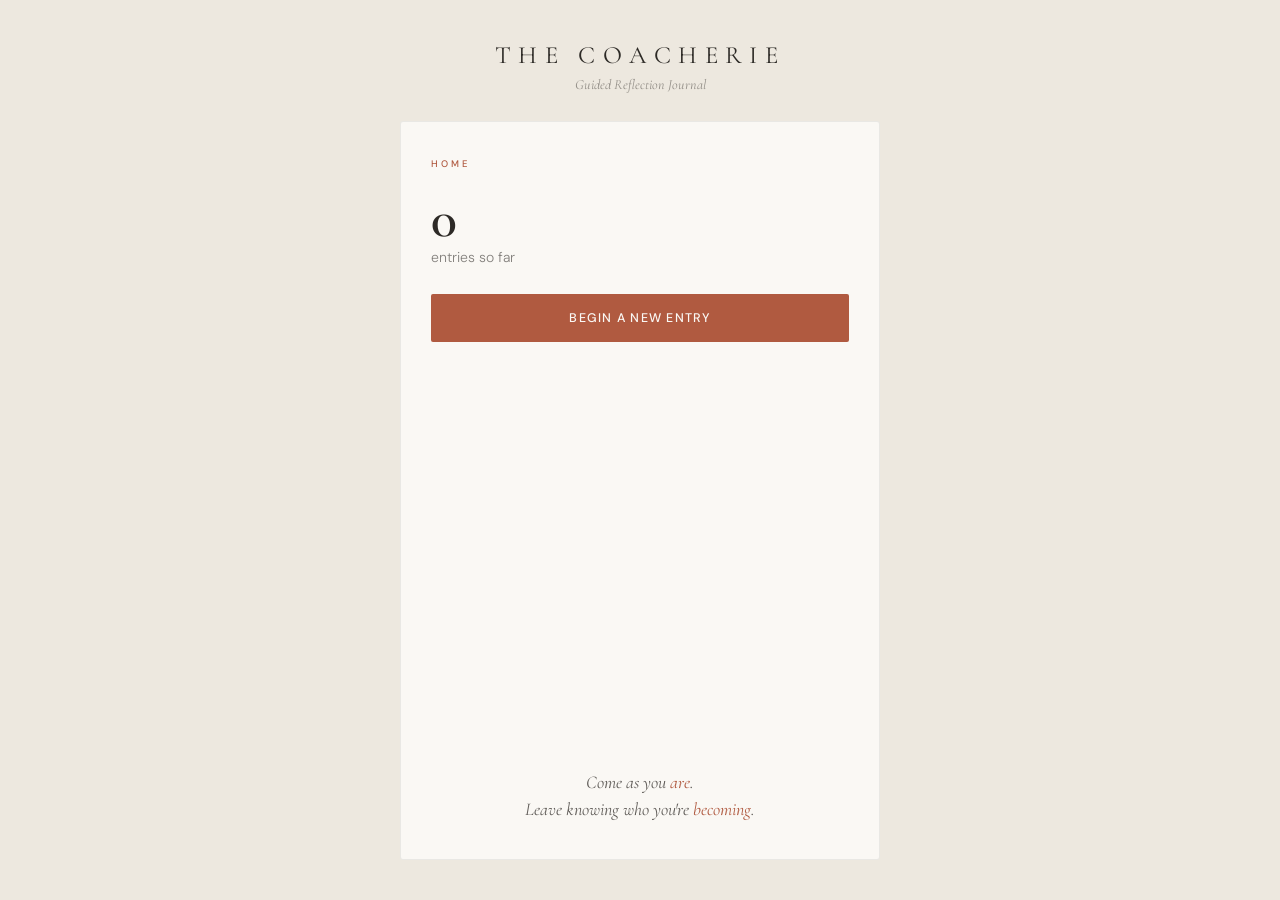
<file: journal/index.html>
<!DOCTYPE html>
<html lang="en">
<head>
<meta charset="UTF-8" />
<meta name="viewport" content="width=device-width, initial-scale=1.0" />
<title>The Coacherie — Guided Reflection Journal</title>
<style>
  @import url('https://fonts.googleapis.com/css2?family=Cormorant+Garamond:ital,wght@0,300;0,400;0,600;1,300;1,400;1,600&family=DM+Sans:opsz,wght@9..40,300;9..40,400;9..40,500&display=swap');

  :root {
    --charcoal: #2D2A26;
    --sienna: #B05A40;
    --sienna-hover: #944830;
    --honey: #8C6845;
    --walnut: #8C7B72;
    --white: #FAF8F4;
    --cream: #EDE8DF;
    --linen: #EAE3D8;
    --text-body: rgba(45,42,38,0.75);
    --text-mid: rgba(45,42,38,0.58);
    --text-muted: rgba(45,42,38,0.40);
    --nav-tagline: rgba(45,42,38,0.48);
  }

  * { box-sizing: border-box; }

  body {
    margin: 0;
    background: var(--cream);
    font-family: 'DM Sans', sans-serif;
    color: var(--charcoal);
    display: flex;
    justify-content: center;
    padding: 40px 20px;
    min-height: 100vh;
  }

  .shell {
    width: 100%;
    max-width: 480px;
    display: flex;
    flex-direction: column;
  }

  /* ---- brand header ---- */
  .brand { text-align: center; margin-bottom: 28px; }
  .brand .logo {
    font-family: 'Cormorant Garamond', serif;
    font-weight: 400;
    font-size: 1.55rem;
    text-transform: uppercase;
    letter-spacing: 0.30em;
    color: var(--charcoal);
  }
  .brand .subtitle {
    font-family: 'Cormorant Garamond', serif;
    font-weight: 400;
    font-style: italic;
    font-size: 14px;
    color: var(--nav-tagline);
    margin-top: 6px;
  }

  /* ---- card ---- */
  .card {
    background: var(--white);
    border: 1px solid rgba(45,42,38,0.08);
    border-radius: 3px;
    padding: 36px 30px;
    flex: 1;
    display: flex;
    flex-direction: column;
    min-height: 480px;
  }

  .eyebrow {
    font-family: 'DM Sans', sans-serif;
    font-size: 9.5px;
    font-weight: 500;
    text-transform: uppercase;
    letter-spacing: 0.30em;
    color: var(--sienna);
    margin-bottom: 18px;
  }

  .screen { display: none; flex-direction: column; flex: 1; }
  .screen.active { display: flex; }

  /* ---- home ---- */
  .home-stat {
    font-family: 'Cormorant Garamond', serif;
    font-weight: 600;
    font-size: 54px;
    line-height: 1;
    color: var(--charcoal);
    margin: 4px 0 2px;
  }
  .home-sub {
    font-family: 'DM Sans', sans-serif;
    font-weight: 300;
    font-size: 14px;
    color: var(--text-mid);
    margin-bottom: 28px;
  }
  .tagline {
    font-family: 'Cormorant Garamond', serif;
    font-weight: 400;
    font-style: italic;
    font-size: clamp(15px, 3vw, 18px);
    color: var(--text-body);
    margin-top: auto;
    padding-top: 26px;
    text-align: center;
    line-height: 1.5;
  }
  .tagline em {
    color: var(--sienna);
    font-style: italic;
  }

  /* ---- buttons ---- */
  .btn {
    font-family: 'DM Sans', sans-serif;
    font-size: 12.5px;
    font-weight: 500;
    text-transform: uppercase;
    letter-spacing: 0.1em;
    border: none;
    border-radius: 2px;
    padding: 16px 36px;
    cursor: pointer;
    transition: all 0.15s ease;
    width: 100%;
  }
  .btn-primary {
    background: var(--sienna);
    color: var(--white);
  }
  .btn-primary:hover { background: var(--sienna-hover); transform: translateY(-1px); }
  .btn-secondary {
    background: transparent;
    color: rgba(45,42,38,0.60);
    border: 1px solid rgba(45,42,38,0.28);
    text-transform: uppercase;
    font-weight: 400;
  }
  .btn-secondary:hover { color: var(--charcoal); border-color: rgba(45,42,38,0.5); }
  .btn-text {
    background: none;
    border: none;
    color: var(--text-mid);
    font-family: 'DM Sans', sans-serif;
    font-size: 12px;
    letter-spacing: 0.05em;
    text-decoration: underline;
    text-underline-offset: 3px;
    cursor: pointer;
    padding: 10px 0;
  }
  .btn-text:hover { color: var(--charcoal); }

  .stack { display: flex; flex-direction: column; gap: 10px; }

  /* ---- checkin ---- */
  .lede {
    font-family: 'DM Sans', sans-serif;
    font-weight: 300;
    font-size: 14px;
    color: var(--text-body);
    margin-bottom: 16px;
    line-height: 1.6;
  }
  .checkin-grid {
    display: grid;
    grid-template-columns: 1fr 1fr;
    gap: 10px;
    margin-bottom: 30px;
  }
  .chip {
    font-family: 'DM Sans', sans-serif;
    font-size: 13px;
    font-weight: 400;
    padding: 13px 10px;
    border-radius: 2px;
    border: 1px solid rgba(45,42,38,0.2);
    background: var(--cream);
    color: var(--charcoal);
    cursor: pointer;
    text-align: center;
    transition: all 0.15s ease;
  }
  .chip:hover { border-color: var(--sienna); }
  .chip.selected {
    background: var(--charcoal);
    color: var(--white);
    border-color: var(--charcoal);
  }
  .chip.tag { text-align: left; font-size: 12.5px; padding: 11px 14px; }

  /* ---- arch / prompt ---- */
  .arch-wrap {
    position: relative;
    margin: 6px 0 30px;
    min-height: 230px;
    display: flex;
    align-items: center;
    justify-content: center;
  }
  .arch-svg { position: absolute; inset: 0; width: 100%; height: 100%; }
  .arch-path {
    stroke: var(--sienna);
    stroke-width: 1.3;
    stroke-dasharray: 760;
    stroke-dashoffset: 760;
    fill: none;
    transition: stroke-dashoffset 1.1s cubic-bezier(0.65,0,0.35,1);
  }
  .arch-path.open { stroke-dashoffset: 0; }
  .arch-content { position: relative; padding: 42px 28px 20px; text-align: center; }
  .prompt-theme {
    font-family: 'DM Sans', sans-serif;
    font-size: 9.5px;
    font-weight: 500;
    text-transform: uppercase;
    letter-spacing: 0.30em;
    color: var(--honey);
    margin-bottom: 16px;
  }
  .prompt-text {
    font-family: 'Cormorant Garamond', serif;
    font-weight: 400;
    font-size: clamp(20px, 4.5vw, 25px);
    line-height: 1.35;
    color: var(--charcoal);
  }

  /* ---- write ---- */
  .write-recap {
    font-family: 'Cormorant Garamond', serif;
    font-style: italic;
    font-weight: 400;
    font-size: 16px;
    color: var(--text-body);
    margin-bottom: 18px;
    border-left: 2px solid var(--honey);
    padding-left: 14px;
  }
  textarea {
    width: 100%;
    min-height: 220px;
    background: var(--cream);
    border: 1px solid rgba(45,42,38,0.18);
    border-radius: 2px;
    padding: 16px;
    font-family: 'DM Sans', sans-serif;
    font-weight: 300;
    font-size: 15px;
    line-height: 1.75;
    color: var(--charcoal);
    resize: vertical;
    margin-bottom: 18px;
  }
  textarea:focus { outline: none; border-color: var(--sienna); }
  textarea::placeholder { color: var(--text-muted); }

  /* ---- tag screen ---- */
  .tag-grid { display: flex; flex-wrap: wrap; gap: 8px; margin: 4px 0 30px; }

  /* ---- summary ---- */
  .summary-icon {
    text-align: center;
    font-family: 'Cormorant Garamond', serif;
    font-size: 34px;
    color: var(--sienna);
    margin-bottom: 10px;
  }
  .summary-msg {
    text-align: center;
    font-family: 'Cormorant Garamond', serif;
    font-weight: 400;
    font-size: 19px;
    color: var(--charcoal);
    margin-bottom: 8px;
  }
  .pattern-note {
    background: var(--linen);
    border: 1px solid rgba(140,104,69,0.3);
    border-radius: 2px;
    padding: 15px 16px;
    font-family: 'DM Sans', sans-serif;
    font-weight: 300;
    font-size: 13px;
    color: var(--charcoal);
    margin: 20px 0;
    text-align: center;
    line-height: 1.6;
  }
  .privacy-note {
    font-family: 'DM Sans', sans-serif;
    font-size: 11px;
    font-weight: 300;
    color: var(--text-muted);
    text-align: center;
    margin-top: 20px;
    line-height: 1.6;
  }

  .mt-auto { margin-top: auto; }
</style>
</head>
<body>

<div class="shell">
  <div class="brand">
    <div class="logo">The Coacherie</div>
    <div class="subtitle">Guided Reflection Journal</div>
  </div>

  <div class="card">

    <!-- HOME -->
    <div class="screen active" id="screen-home">
      <div class="eyebrow">Home</div>
      <div class="home-stat" id="entry-count">0</div>
      <div class="home-sub" id="entry-label">entries so far</div>
      <button class="btn btn-primary" onclick="goCheckin()">Begin a new entry</button>
      <div class="tagline">Come as you <em>are</em>.<br>Leave knowing who you're <em>becoming</em>.</div>
    </div>

    <!-- CHECK-IN -->
    <div class="screen" id="screen-checkin">
      <div class="eyebrow">Quick check-in</div>
      <p class="lede">How does it feel to arrive today? (optional)</p>
      <div class="checkin-grid" id="checkin-grid"></div>
      <div class="stack mt-auto">
        <button class="btn btn-primary" onclick="goPrompt()">Continue</button>
        <button class="btn-text" onclick="goPrompt()">Skip check-in</button>
      </div>
    </div>

    <!-- PROMPT -->
    <div class="screen" id="screen-prompt">
      <div class="eyebrow">Today's prompt</div>
      <div class="arch-wrap">
        <svg class="arch-svg" viewBox="0 0 400 260" preserveAspectRatio="none" aria-hidden="true">
          <path id="arch-path" class="arch-path" d="M 12 258 L 12 110 C 12 40 80 8 200 8 C 320 8 388 40 388 110 L 388 258" />
        </svg>
        <div class="arch-content">
          <div class="prompt-theme" id="prompt-theme"></div>
          <div class="prompt-text" id="prompt-text"></div>
        </div>
      </div>
      <div class="stack mt-auto">
        <button class="btn btn-primary" onclick="goWrite()">Begin writing</button>
        <button class="btn-text" onclick="goPrompt()">Show a different prompt</button>
      </div>
    </div>

    <!-- WRITE -->
    <div class="screen" id="screen-write">
      <div class="eyebrow">Open write</div>
      <div class="write-recap" id="write-recap"></div>
      <textarea id="draft-text" placeholder="Write as much or as little as you like…"></textarea>
      <div class="stack">
        <button class="btn btn-primary" onclick="goTag()">Finish entry</button>
        <button class="btn-text" onclick="goTag()">Skip — I'm done for now</button>
      </div>
    </div>

    <!-- TAG -->
    <div class="screen" id="screen-tag">
      <div class="eyebrow">Tag this entry</div>
      <p class="lede">What was this entry about? Select any that fit — this helps choose your next prompt. No one reads this but you.</p>
      <div class="tag-grid" id="tag-grid"></div>
      <div class="stack mt-auto">
        <button class="btn btn-primary" onclick="saveEntry(false)">Save entry</button>
        <button class="btn-text" onclick="saveEntry(true)">Skip tagging</button>
      </div>
    </div>

    <!-- SUMMARY -->
    <div class="screen" id="screen-summary">
      <div class="summary-icon">✓</div>
      <div class="summary-msg">Entry saved.</div>
      <div class="pattern-note" id="pattern-note" style="display:none;"></div>
      <div class="stack mt-auto">
        <button class="btn btn-primary" onclick="goHome()">Back to home</button>
      </div>
      <div class="privacy-note">This entry stayed on this device. Nothing was transmitted anywhere.</div>
    </div>

  </div>
</div>

<script>
/* ---------------------------------------------------------
   THE COACHERIE — Guided Reflection Journal
   Non-AI adaptive model: tag-based branching + weighted
   rotation. No entry text ever leaves this browser.
   All state is stored in this browser's localStorage only.
--------------------------------------------------------- */

const THEMES = {
  values: { label: "Values & Alignment", short: "Values", prompts: [
    "What would it look like to do more of this on purpose?",
    "Whose voice is loudest when you think about this?",
    "What's the cost of staying aligned with this right now?",
    "If this value had a season, what season is it in for you?",
    "What's one small choice this week that would honor this?",
    "Where do you feel resistance to this, even slightly?",
    "What would change if you trusted this fully?",
    "Who in your life reflects this value back to you?",
  ]},
  transitions: { label: "Transitions & Change", short: "Transitions", prompts: [
    "What are you leaving behind, even if no one's naming it?",
    "What part of the \"in-between\" feels hardest right now?",
    "What would moving through this a little faster look like — or do you not want that?",
    "What's something from before that you're still holding onto?",
    "What would it mean to let this take longer than expected?",
    "What's one thing that's steadier now than it was a month ago?",
    "Who else is affected by this transition, and how does that sit with you?",
    "What would \"arrived\" even look like here?",
  ]},
  relationships: { label: "Relationships & Roles", short: "Relationships", prompts: [
    "Whose expectations are present in this, even unspoken?",
    "What do you wish this person knew that you haven't said?",
    "Where does this relationship ask you to be someone slightly different?",
    "What would it cost to show up as more fully yourself here?",
    "What's easy about this relationship right now? What's hard?",
    "Is there a boundary here you haven't named yet?",
    "What do you get from this role that's hard to admit?",
    "Who do you feel most like yourself around lately?",
  ]},
  body: { label: "Body & Energy", short: "Body", prompts: [
    "Where do you feel this in your body, if anywhere?",
    "What's your energy asking for that you haven't given it?",
    "What's one thing that reliably restores you, and when did you last do it?",
    "What are you pushing through right now instead of resting?",
    "How has your energy changed in the last few weeks?",
    "What would it look like to listen to this instead of override it?",
    "What's tiring you that you haven't said out loud?",
    "When did you last feel fully rested — what was different then?",
  ]},
  edges: { label: "Edges & Avoidance", short: "Edges", prompts: [
    "What have you been circling around in this entry?",
    "What's something you almost wrote, but didn't?",
    "What would you say here if no one would ever read it?",
    "What are you protecting by staying quiet about this?",
    "What's the version of this you're most afraid is true?",
    "What would it cost to say this plainly?",
    "What's one small step toward the edge you're avoiding?",
    "Who would you tell this to, if you told anyone?",
  ]},
  grounding: { label: "Grounding / Gratitude", short: "Grounding", prompts: [
    "What's one small thing that felt good today?",
    "Who or what made this week easier?",
    "What's something you're proud of that no one noticed?",
    "What's steady in your life right now?",
    "What made you laugh recently?",
    "What's a small comfort you gave yourself this week?",
    "What are you looking forward to, even slightly?",
    "What's something ordinary you don't want to take for granted?",
  ]},
};

const THEME_KEYS = Object.keys(THEMES);
const CHECKIN_WORDS = ["Heavy", "Light", "Tender", "Steady", "Foggy", "Full"];
const STORAGE_KEY = "coacherie_journal_state_v1";

function shuffle(arr) {
  const a = [...arr];
  for (let i = a.length - 1; i > 0; i--) {
    const j = Math.floor(Math.random() * (i + 1));
    [a[i], a[j]] = [a[j], a[i]];
  }
  return a;
}

function freshQueues() {
  const q = {};
  THEME_KEYS.forEach(k => { q[k] = shuffle([...Array(THEMES[k].prompts.length).keys()]); });
  return q;
}

/* ---------------- state ---------------- */
let state = loadState();
let checkinSelection = null;
let currentTheme = null;
let currentPromptIdx = null;
let selectedTags = [];

function loadState() {
  try {
    const raw = localStorage.getItem(STORAGE_KEY);
    if (raw) return JSON.parse(raw);
  } catch (e) { /* fall through to fresh state */ }
  return { entries: [], queues: freshQueues(), lastIdx: {} };
}

function saveState() {
  try { localStorage.setItem(STORAGE_KEY, JSON.stringify(state)); }
  catch (e) { console.warn("Could not save to localStorage:", e); }
}

/* ---------------- rotation logic ---------------- */
function nextPromptIndex(themeKey) {
  if (!state.queues[themeKey] || state.queues[themeKey].length === 0) {
    let reshuffled = shuffle([...Array(THEMES[themeKey].prompts.length).keys()]);
    const last = state.lastIdx[themeKey];
    if (reshuffled[0] === last && reshuffled.length > 1) {
      [reshuffled[0], reshuffled[1]] = [reshuffled[1], reshuffled[0]];
    }
    state.queues[themeKey] = reshuffled;
  }
  const idx = state.queues[themeKey].shift();
  state.lastIdx[themeKey] = idx;
  saveState();
  return idx;
}

function pickNextTheme() {
  const recent = state.entries.slice(-10);
  const counts = {};
  THEME_KEYS.forEach(k => counts[k] = 0);
  recent.forEach(e => e.tags.forEach(t => { if (counts[t] !== undefined) counts[t] += 1; }));

  let gap = 0;
  for (let i = state.entries.length - 1; i >= 0; i--) {
    if (state.entries[i].tags.includes("grounding")) break;
    gap += 1;
  }

  const weights = {};
  THEME_KEYS.forEach(k => { if (k !== "grounding") weights[k] = 1 / (counts[k] + 1); });
  weights.grounding = gap >= 5 ? 999 : gap === 4 ? 8 : gap === 3 ? 3 : 0.3;

  const total = Object.values(weights).reduce((a, b) => a + b, 0);
  let r = Math.random() * total;
  for (const k of THEME_KEYS) {
    r -= weights[k];
    if (r <= 0) return k;
  }
  return THEME_KEYS[0];
}

/* ---------------- screen navigation ---------------- */
function showScreen(id) {
  document.querySelectorAll('.screen').forEach(s => s.classList.remove('active'));
  document.getElementById(id).classList.add('active');
}

function goHome() {
  renderHome();
  showScreen('screen-home');
}

function goCheckin() {
  checkinSelection = null;
  renderCheckin();
  showScreen('screen-checkin');
}

function goPrompt() {
  currentTheme = pickNextTheme();
  currentPromptIdx = nextPromptIndex(currentTheme);
  document.getElementById('prompt-theme').textContent = THEMES[currentTheme].short;
  document.getElementById('prompt-text').textContent = THEMES[currentTheme].prompts[currentPromptIdx];
  const path = document.getElementById('arch-path');
  path.classList.remove('open');
  showScreen('screen-prompt');
  void path.offsetWidth; // force reflow so the animation restarts
  setTimeout(() => path.classList.add('open'), 60);
}

function goWrite() {
  document.getElementById('write-recap').textContent = THEMES[currentTheme].prompts[currentPromptIdx];
  document.getElementById('draft-text').value = '';
  showScreen('screen-write');
  document.getElementById('draft-text').focus();
}

function goTag() {
  selectedTags = [];
  renderTagGrid();
  showScreen('screen-tag');
}

/* ---------------- render helpers ---------------- */
function renderHome() {
  const n = state.entries.length;
  document.getElementById('entry-count').textContent = n;
  document.getElementById('entry-label').textContent = n === 1 ? 'entry so far' : 'entries so far';
}

function renderCheckin() {
  const grid = document.getElementById('checkin-grid');
  grid.innerHTML = '';
  CHECKIN_WORDS.forEach(w => {
    const btn = document.createElement('button');
    btn.className = 'chip';
    btn.textContent = w;
    btn.onclick = () => {
      checkinSelection = (checkinSelection === w) ? null : w;
      renderCheckin();
    };
    if (checkinSelection === w) btn.classList.add('selected');
    grid.appendChild(btn);
  });
}

function renderTagGrid() {
  const grid = document.getElementById('tag-grid');
  grid.innerHTML = '';
  THEME_KEYS.forEach(k => {
    const btn = document.createElement('button');
    btn.className = 'chip tag';
    btn.textContent = THEMES[k].short;
    btn.onclick = () => {
      const i = selectedTags.indexOf(k);
      if (i === -1) selectedTags.push(k); else selectedTags.splice(i, 1);
      renderTagGrid();
    };
    if (selectedTags.includes(k)) btn.classList.add('selected');
    grid.appendChild(btn);
  });
}

/* ---------------- save + pattern surfacing ---------------- */
function saveEntry(skipTags) {
  const tags = skipTags ? [] : [...selectedTags];
  const text = document.getElementById('draft-text').value;

  const entry = {
    id: Date.now(),
    text: text,
    tags: tags,
    seedTheme: currentTheme,
    seedPromptIdx: currentPromptIdx,
    timestamp: new Date().toISOString(),
  };
  state.entries.push(entry);
  saveState();

  const noteEl = document.getElementById('pattern-note');
  if (state.entries.length % 10 === 0) {
    const recent = state.entries.slice(-10);
    const counts = {};
    recent.forEach(e => e.tags.forEach(t => counts[t] = (counts[t] || 0) + 1));
    const top = Object.entries(counts).sort((a, b) => b[1] - a[1])[0];
    if (top && top[1] >= 3) {
      noteEl.textContent = `You've tagged ${THEMES[top[0]].label} in ${top[1]} of your last 10 entries.`;
      noteEl.style.display = 'block';
    } else {
      noteEl.style.display = 'none';
    }
  } else {
    noteEl.style.display = 'none';
  }

  showScreen('screen-summary');
}

/* ---------------- init ---------------- */
renderHome();
</script>

</body>
</html>
</file>
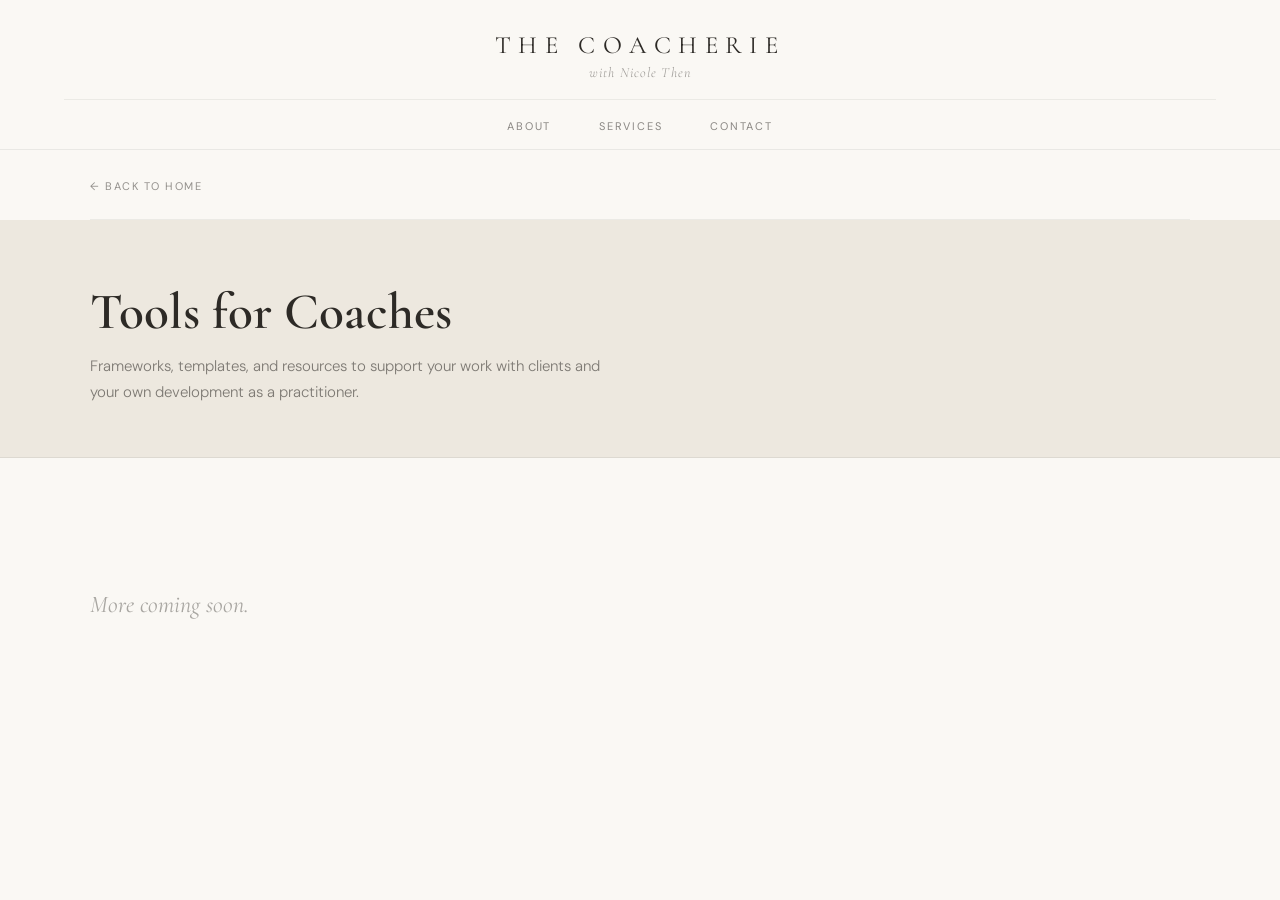
<file: coaches.html>
<!DOCTYPE html>
<html lang="en">
<head>
<meta charset="UTF-8">
<meta name="viewport" content="width=device-width, initial-scale=1.0">
<title>Tools for Coaches | The Coacherie</title>
<link rel="icon" type="image/png" href="Images/nkt_orange.png">
<link rel="preconnect" href="https://fonts.googleapis.com">
<link rel="preconnect" href="https://fonts.gstatic.com" crossorigin>
<link href="https://fonts.googleapis.com/css2?family=Cormorant+Garamond:ital,wght@0,300;0,400;0,600;1,300;1,400;1,600&family=DM+Sans:opsz,wght@9..40,300;9..40,400;9..40,500&display=swap" rel="stylesheet">
<style>
  *, *::before, *::after { box-sizing: border-box; margin: 0; padding: 0; }
  :root {
    --cream:     #EDE8DF;
    --sienna:    #B05A40;
    --linen:     #EAE3D8;
    --charcoal:  #2D2A26;
    --white:     #FAF8F4;
    --text-body: rgba(45,42,38,0.75);
    --text-mid:  rgba(45,42,38,0.58);
  }
  body { font-family: 'DM Sans', sans-serif; font-weight: 300; background: var(--white); color: var(--charcoal); overflow-x: hidden; }

  /* ── NAV ── */
  nav { position: relative; background: var(--white); display: flex; flex-direction: column; align-items: center; padding: 30px 64px 0; border-bottom: 1px solid rgba(45,42,38,0.08); z-index: 100; }
  .nav-brand { display: flex; flex-direction: column; align-items: center; margin-bottom: 18px; }
  .nav-logo { font-family: 'Cormorant Garamond', serif; font-size: 1.55rem; font-weight: 400; letter-spacing: 0.30em; text-transform: uppercase; color: var(--charcoal); text-decoration: none; transition: opacity 0.2s; }
  .nav-logo:hover { opacity: 0.60; }
  .nav-tagline { font-family: 'Cormorant Garamond', serif; font-style: italic; font-size: 14px; font-weight: 300; letter-spacing: 0.08em; color: rgba(45,42,38,0.48); margin-top: 4px; }
  .nav-links { display: flex; gap: 48px; list-style: none; padding: 14px 0; border-top: 1px solid rgba(45,42,38,0.07); width: 100%; justify-content: center; }
  .nav-links a { font-size: 11px; font-weight: 400; letter-spacing: 0.16em; text-transform: uppercase; color: rgba(45,42,38,0.55); text-decoration: none; transition: color 0.2s; }
  .nav-links a:hover { color: var(--charcoal); }

  /* ── PAGE HEADER ── */
  .page-header { background: var(--cream); padding: 64px 64px 52px; border-bottom: 1px solid rgba(45,42,38,0.08); }
  .page-header-inner { max-width: 1100px; margin: 0 auto; }
  .page-header h1 { font-family: 'Cormorant Garamond', serif; font-size: clamp(32px, 4vw, 52px); font-weight: 600; color: var(--charcoal); line-height: 1.1; margin-bottom: 14px; }
  .page-header p { font-size: 15px; font-weight: 300; color: var(--text-mid); line-height: 1.7; max-width: 520px; }

  /* ── PRODUCTS GRID ── */
  .products-section { padding: 72px 64px 100px; }
  .products-inner { max-width: 1100px; margin: 0 auto; display: grid; grid-template-columns: repeat(auto-fill, minmax(300px, 1fr)); gap: 36px; align-items: start; }

  .product-card { background: var(--linen); border: 1px solid transparent; border-radius: 2px; overflow: hidden; display: flex; flex-direction: column; transition: box-shadow 0.2s, transform 0.2s; }
  .product-card:hover { box-shadow: 0 10px 36px rgba(45,42,38,0.11); transform: translateY(-2px); }

  .product-img { width: 100%; aspect-ratio: 4 / 3; object-fit: cover; display: block; filter: sepia(8%) saturate(90%); }

  .product-body { padding: 28px 28px 32px; display: flex; flex-direction: column; flex: 1; }
  .product-title { font-family: 'Cormorant Garamond', serif; font-size: 22px; font-weight: 600; color: var(--charcoal); line-height: 1.25; margin-bottom: 16px; }
  .product-desc { font-size: 14px; font-weight: 300; color: var(--text-mid); line-height: 1.82; margin-bottom: 28px; flex: 1; }
  .product-desc p + p { margin-top: 14px; }

  .btn-buy { display: inline-block; background: var(--sienna); color: var(--white); font-family: 'DM Sans', sans-serif; font-size: 12px; font-weight: 500; letter-spacing: 0.1em; text-transform: uppercase; padding: 14px 28px; border-radius: 2px; text-decoration: none; text-align: center; transition: background 0.2s, transform 0.15s; align-self: flex-start; }
  .btn-buy:hover { background: #944830; transform: translateY(-1px); }

  /* ── EMPTY STATE ── */
  .empty-state { grid-column: 1 / -1; padding: 60px 0 20px; }
  .empty-state p { font-family: 'Cormorant Garamond', serif; font-style: italic; font-size: clamp(18px, 2vw, 24px); font-weight: 400; color: rgba(45,42,38,0.40); }

  /* ── BACK LINK ── */
  .back-bar { padding: 0 64px 0; }
  .back-bar-inner { max-width: 1100px; margin: 0 auto; padding: 24px 0; border-bottom: 1px solid rgba(45,42,38,0.07); }
  .back-link { font-size: 11px; font-weight: 400; letter-spacing: 0.14em; text-transform: uppercase; color: rgba(45,42,38,0.50); text-decoration: none; transition: color 0.2s; }
  .back-link:hover { color: var(--charcoal); }
  .back-link::before { content: '← '; }

  /* ── RESPONSIVE ── */
  @media (max-width: 900px) {
    nav { padding: 20px 28px 0; }
    .nav-links { display: none; }
    .page-header { padding: 48px 28px 40px; }
    .back-bar { padding: 0 28px; }
    .products-section { padding: 48px 28px 72px; }
    .products-inner { grid-template-columns: 1fr; }
  }
</style>
</head>
<body>

<!-- ═══════════ NAV ═══════════ -->
<nav>
  <div class="nav-brand">
    <a href="index.html" class="nav-logo">The Coacherie</a>
    <span class="nav-tagline">with Nicole Then</span>
  </div>
  <ul class="nav-links">
    <li><a href="index.html#about">About</a></li>
    <li><a href="index.html#services">Services</a></li>
    <li><a href="index.html#contact">Contact</a></li>
  </ul>
</nav>

<!-- ═══════════ BACK ═══════════ -->
<div class="back-bar">
  <div class="back-bar-inner">
    <a href="index.html" class="back-link">Back to Home</a>
  </div>
</div>

<!-- ═══════════ PAGE HEADER ═══════════ -->
<div class="page-header">
  <div class="page-header-inner">
    <h1>Tools for Coaches</h1>
    <p>Frameworks, templates, and resources to support your work with clients and your own development as a practitioner.</p>
  </div>
</div>

<!-- ═══════════ PRODUCTS ═══════════ -->
<section class="products-section">
  <div class="products-inner">

    <div class="empty-state">
      <p>More coming soon.</p>
    </div>

  </div>
</section>

</body>
</html>
</file>
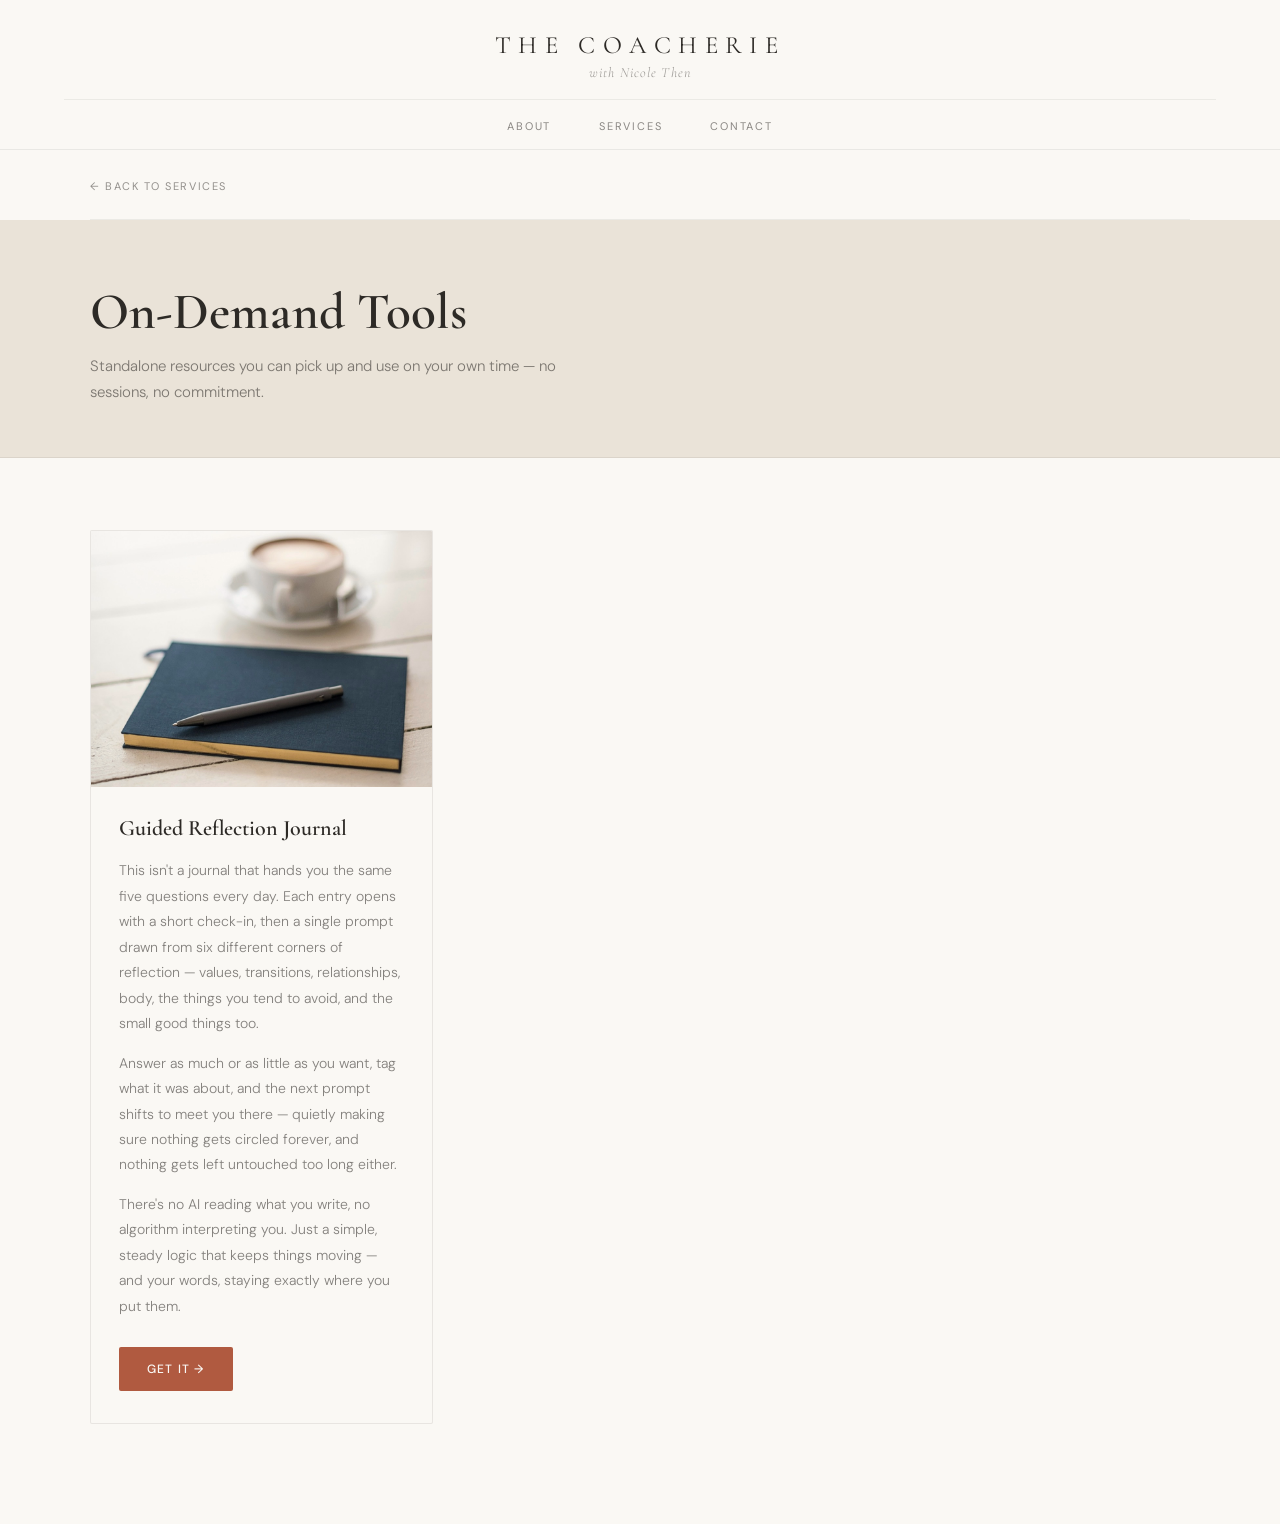
<file: products.html>
<!DOCTYPE html>
<html lang="en">
<head>
<meta charset="UTF-8">
<meta name="viewport" content="width=device-width, initial-scale=1.0">
<title>On-Demand Tools | The Coacherie</title>
<link rel="icon" type="image/png" href="Images/nkt_orange.png">
<link rel="preconnect" href="https://fonts.googleapis.com">
<link rel="preconnect" href="https://fonts.gstatic.com" crossorigin>
<link href="https://fonts.googleapis.com/css2?family=Cormorant+Garamond:ital,wght@0,300;0,400;0,600;1,300;1,400;1,600&family=DM+Sans:opsz,wght@9..40,300;9..40,400;9..40,500&display=swap" rel="stylesheet">
<style>
  *, *::before, *::after { box-sizing: border-box; margin: 0; padding: 0; }
  :root {
    --cream:     #EDE8DF;
    --sienna:    #B05A40;
    --linen:     #EAE3D8;
    --charcoal:  #2D2A26;
    --white:     #FAF8F4;
    --text-body: rgba(45,42,38,0.75);
    --text-mid:  rgba(45,42,38,0.58);
  }
  body { font-family: 'DM Sans', sans-serif; font-weight: 300; background: var(--white); color: var(--charcoal); overflow-x: hidden; }

  /* ── NAV ── */
  nav { position: relative; background: var(--white); display: flex; flex-direction: column; align-items: center; padding: 30px 64px 0; border-bottom: 1px solid rgba(45,42,38,0.08); z-index: 100; }
  .nav-brand { display: flex; flex-direction: column; align-items: center; margin-bottom: 18px; }
  .nav-logo { font-family: 'Cormorant Garamond', serif; font-size: 1.55rem; font-weight: 400; letter-spacing: 0.30em; text-transform: uppercase; color: var(--charcoal); text-decoration: none; transition: opacity 0.2s; }
  .nav-logo:hover { opacity: 0.60; }
  .nav-tagline { font-family: 'Cormorant Garamond', serif; font-style: italic; font-size: 14px; font-weight: 300; letter-spacing: 0.08em; color: rgba(45,42,38,0.48); margin-top: 4px; }
  .nav-links { display: flex; gap: 48px; list-style: none; padding: 14px 0; border-top: 1px solid rgba(45,42,38,0.07); width: 100%; justify-content: center; }
  .nav-links a { font-size: 11px; font-weight: 400; letter-spacing: 0.16em; text-transform: uppercase; color: rgba(45,42,38,0.55); text-decoration: none; transition: color 0.2s; }
  .nav-links a:hover { color: var(--charcoal); }

  /* ── PAGE HEADER ── */
  .page-header { background: var(--linen); padding: 64px 64px 52px; border-bottom: 1px solid rgba(45,42,38,0.08); }
  .page-header-inner { max-width: 1100px; margin: 0 auto; }
  .page-header h1 { font-family: 'Cormorant Garamond', serif; font-size: clamp(32px, 4vw, 52px); font-weight: 600; color: var(--charcoal); line-height: 1.1; margin-bottom: 14px; }
  .page-header p { font-size: 15px; font-weight: 300; color: var(--text-mid); line-height: 1.7; max-width: 520px; }

  /* ── PRODUCTS GRID ── */
  .products-section { padding: 72px 64px 100px; }
  .products-inner { max-width: 1100px; margin: 0 auto; display: grid; grid-template-columns: repeat(auto-fill, minmax(300px, 1fr)); gap: 36px; align-items: start; }

  .product-card { background: var(--white); border: 1px solid rgba(45,42,38,0.09); border-radius: 2px; overflow: hidden; display: flex; flex-direction: column; transition: box-shadow 0.2s, transform 0.2s; }
  .product-card:hover { box-shadow: 0 10px 36px rgba(45,42,38,0.11); transform: translateY(-2px); }

  .product-img { width: 100%; aspect-ratio: 4 / 3; object-fit: cover; display: block; filter: sepia(8%) saturate(90%); }

  .product-body { padding: 28px 28px 32px; display: flex; flex-direction: column; flex: 1; }
  .product-title { font-family: 'Cormorant Garamond', serif; font-size: 22px; font-weight: 600; color: var(--charcoal); line-height: 1.25; margin-bottom: 16px; }
  .product-desc { font-size: 14px; font-weight: 300; color: var(--text-mid); line-height: 1.82; margin-bottom: 28px; flex: 1; }
  .product-desc p + p { margin-top: 14px; }

  .btn-buy { display: inline-block; background: var(--sienna); color: var(--white); font-family: 'DM Sans', sans-serif; font-size: 12px; font-weight: 500; letter-spacing: 0.1em; text-transform: uppercase; padding: 14px 28px; border-radius: 2px; text-decoration: none; text-align: center; transition: background 0.2s, transform 0.15s; align-self: flex-start; }
  .btn-buy:hover { background: #944830; transform: translateY(-1px); }

  /* ── COACHES SECTION ── */
  .coaches-section { background: var(--cream); border-top: 1px solid rgba(45,42,38,0.10); padding: 60px 64px 80px; }
  .coaches-inner { max-width: 1100px; margin: 0 auto; }
  .coaches-grid { display: grid; grid-template-columns: repeat(auto-fill, minmax(300px, 1fr)); gap: 36px; align-items: start; }
  .product-card--coaches { background: var(--linen); border-color: transparent; }
  .product-card--coaches .product-body { padding-top: 40px; }

  /* ── BACK LINK ── */
  .back-bar { padding: 0 64px 0; }
  .back-bar-inner { max-width: 1100px; margin: 0 auto; padding: 24px 0; border-bottom: 1px solid rgba(45,42,38,0.07); }
  .back-link { font-size: 11px; font-weight: 400; letter-spacing: 0.14em; text-transform: uppercase; color: rgba(45,42,38,0.50); text-decoration: none; transition: color 0.2s; }
  .back-link:hover { color: var(--charcoal); }
  .back-link::before { content: '← '; }

  /* ── RESPONSIVE ── */
  @media (max-width: 900px) {
    nav { padding: 20px 28px 0; }
    .nav-links { display: none; }
    .page-header { padding: 48px 28px 40px; }
    .back-bar { padding: 0 28px; }
    .products-section { padding: 48px 28px 72px; }
    .products-inner { grid-template-columns: 1fr; }
    .coaches-section { padding: 48px 28px 60px; }
    .coaches-grid { grid-template-columns: 1fr; }
  }
</style>
</head>
<body>

<!-- ═══════════ NAV ═══════════ -->
<nav>
  <div class="nav-brand">
    <a href="index.html" class="nav-logo">The Coacherie</a>
    <span class="nav-tagline">with Nicole Then</span>
  </div>
  <ul class="nav-links">
    <li><a href="index.html#about">About</a></li>
    <li><a href="index.html#services">Services</a></li>
    <li><a href="index.html#contact">Contact</a></li>
  </ul>
</nav>

<!-- ═══════════ BACK ═══════════ -->
<div class="back-bar">
  <div class="back-bar-inner">
    <a href="index.html#services" class="back-link">Back to Services</a>
  </div>
</div>

<!-- ═══════════ PAGE HEADER ═══════════ -->
<div class="page-header">
  <div class="page-header-inner">
    <h1>On-Demand Tools</h1>
    <p>Standalone resources you can pick up and use on your own time — no sessions, no commitment.</p>
  </div>
</div>

<!-- ═══════════ PRODUCTS ═══════════ -->
<section class="products-section">
  <div class="products-inner">

    <div class="product-card">
      <img class="product-img" src="Images/journal.jpeg" alt="Guided Reflection Journal">
      <div class="product-body">
        <h2 class="product-title">Guided Reflection Journal</h2>
        <div class="product-desc">
          <p>This isn't a journal that hands you the same five questions every day. Each entry opens with a short check-in, then a single prompt drawn from six different corners of reflection — values, transitions, relationships, body, the things you tend to avoid, and the small good things too.</p>
          <p>Answer as much or as little as you want, tag what it was about, and the next prompt shifts to meet you there — quietly making sure nothing gets circled forever, and nothing gets left untouched too long either.</p>
          <p>There's no AI reading what you write, no algorithm interpreting you. Just a simple, steady logic that keeps things moving — and your words, staying exactly where you put them.</p>
        </div>
        <a href="https://app.paperbell.com/checkout/packages/228172" class="btn-buy" target="_blank" rel="noopener">Get it &rarr;</a>
      </div>
    </div>

  </div>
</section>


</body>
</html>
</file>
